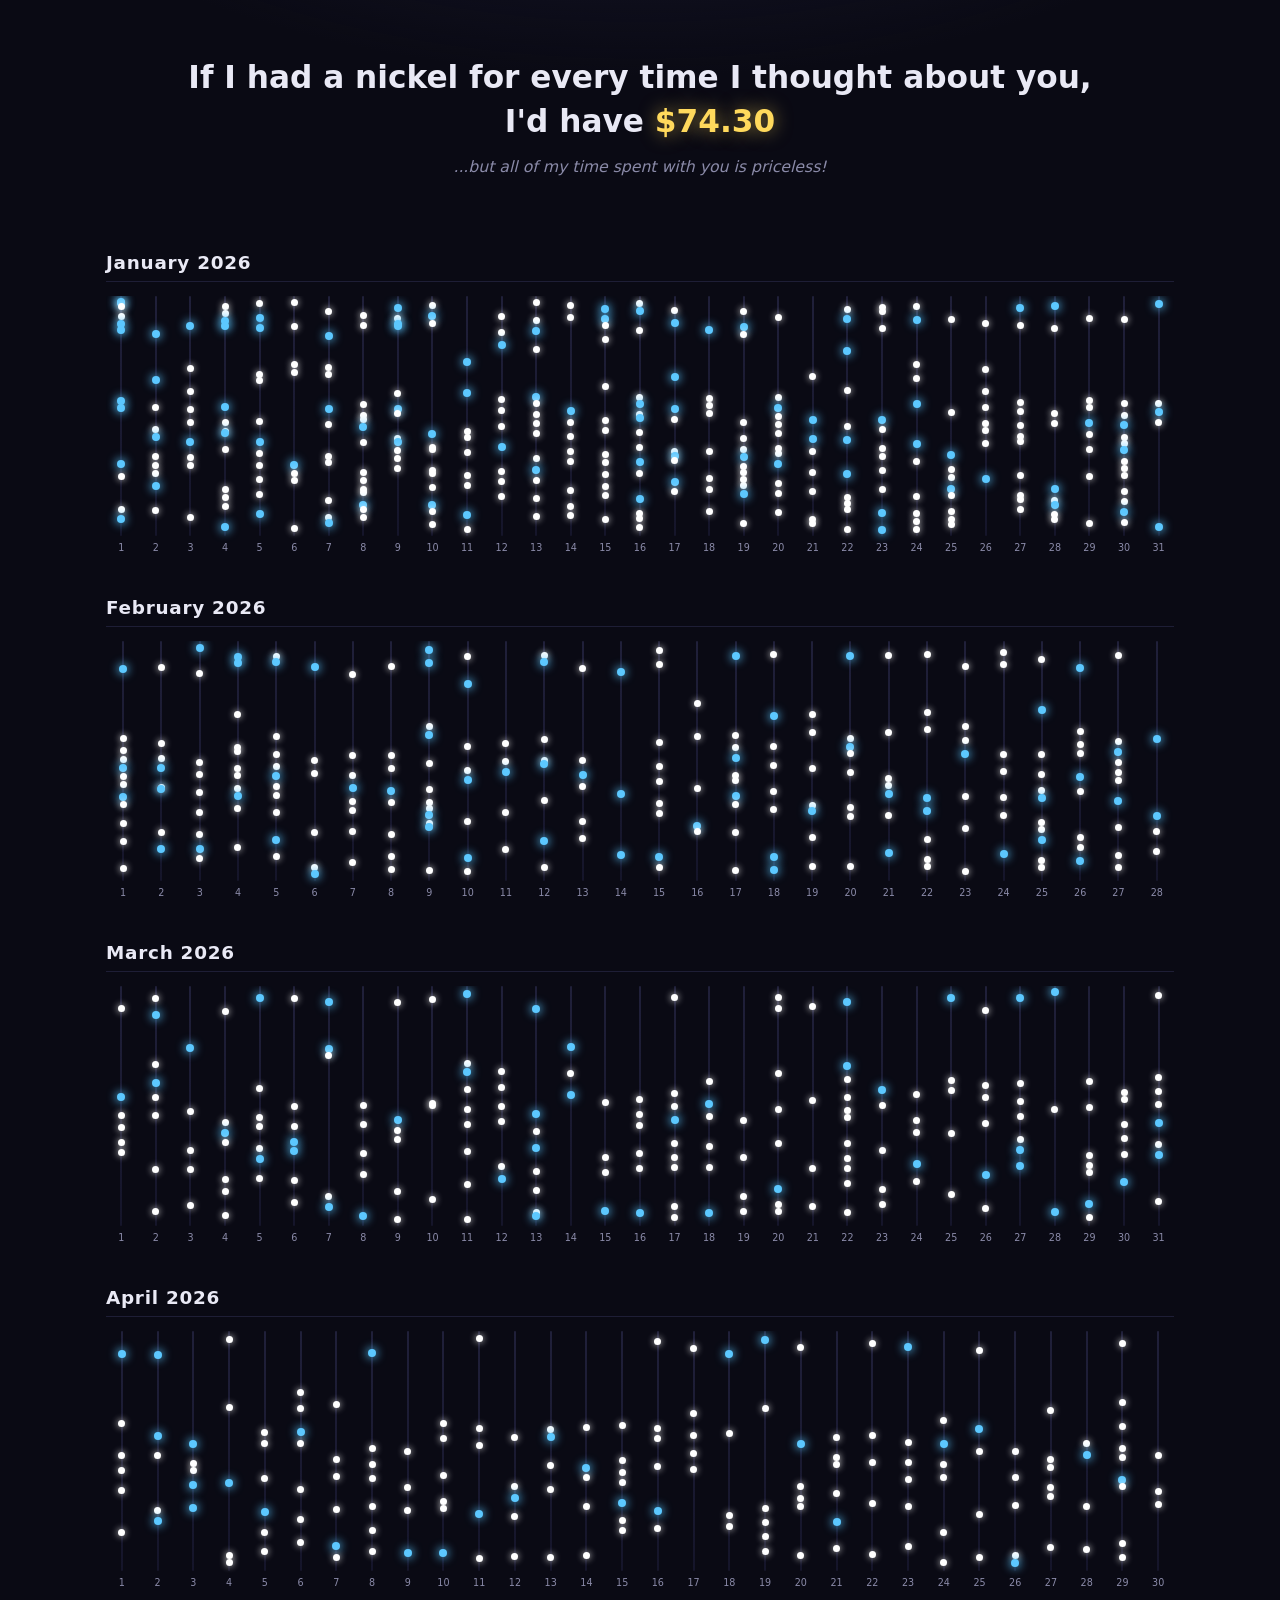
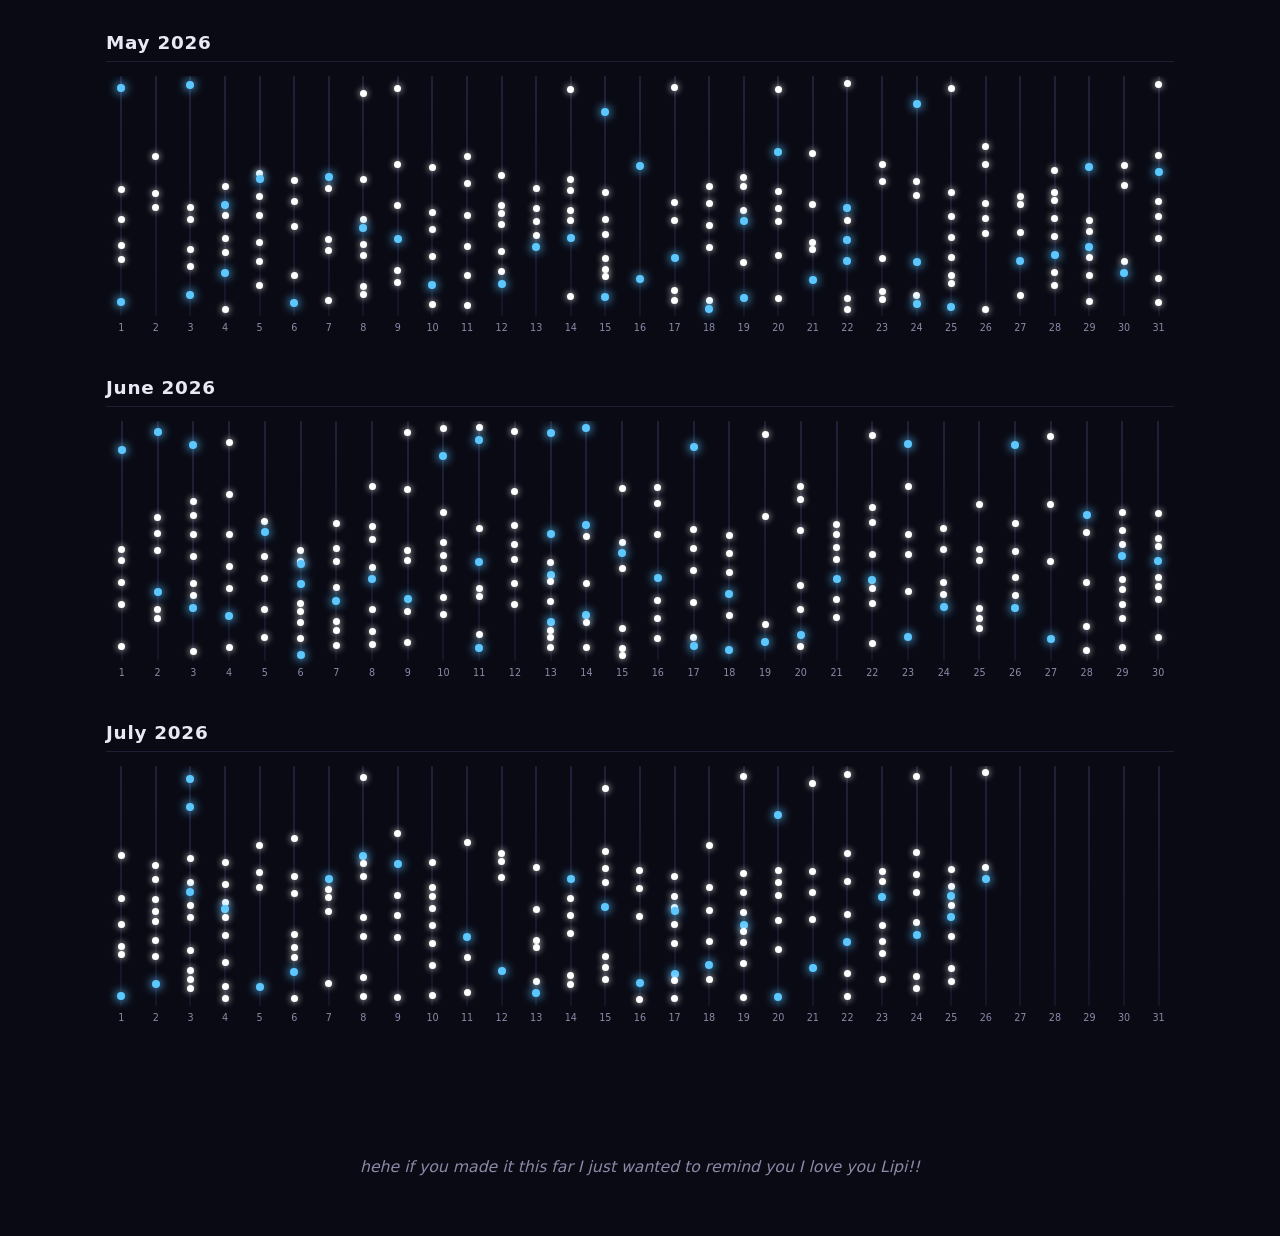
<file: index.html>
<!DOCTYPE html>
<html lang="en">
<head>
  <meta charset="UTF-8" />
  <meta name="viewport" content="width=device-width, initial-scale=1.0" />
  <title>thinking of you</title>
  <link rel="stylesheet" href="styles.css" />
</head>
<body>
  <header class="hero">
    <p class="hero-line">
      <span class="hero-l1">If I had a nickel for every time I thought about you,</span><br />
      <span>I'd have <span id="nickel-amount">$0.00</span></span>
    </p>
    <p class="hero-sub">...but all of my time spent with you is priceless!</p>
  </header>

  <main id="timeline"></main>

  <footer class="footer">
    hehe if you made it this far I just wanted to remind you I love you Lipi!!
  </footer>

  <script src="parser.js"></script>
  <script src="render.js"></script>
</body>
</html>
</file>
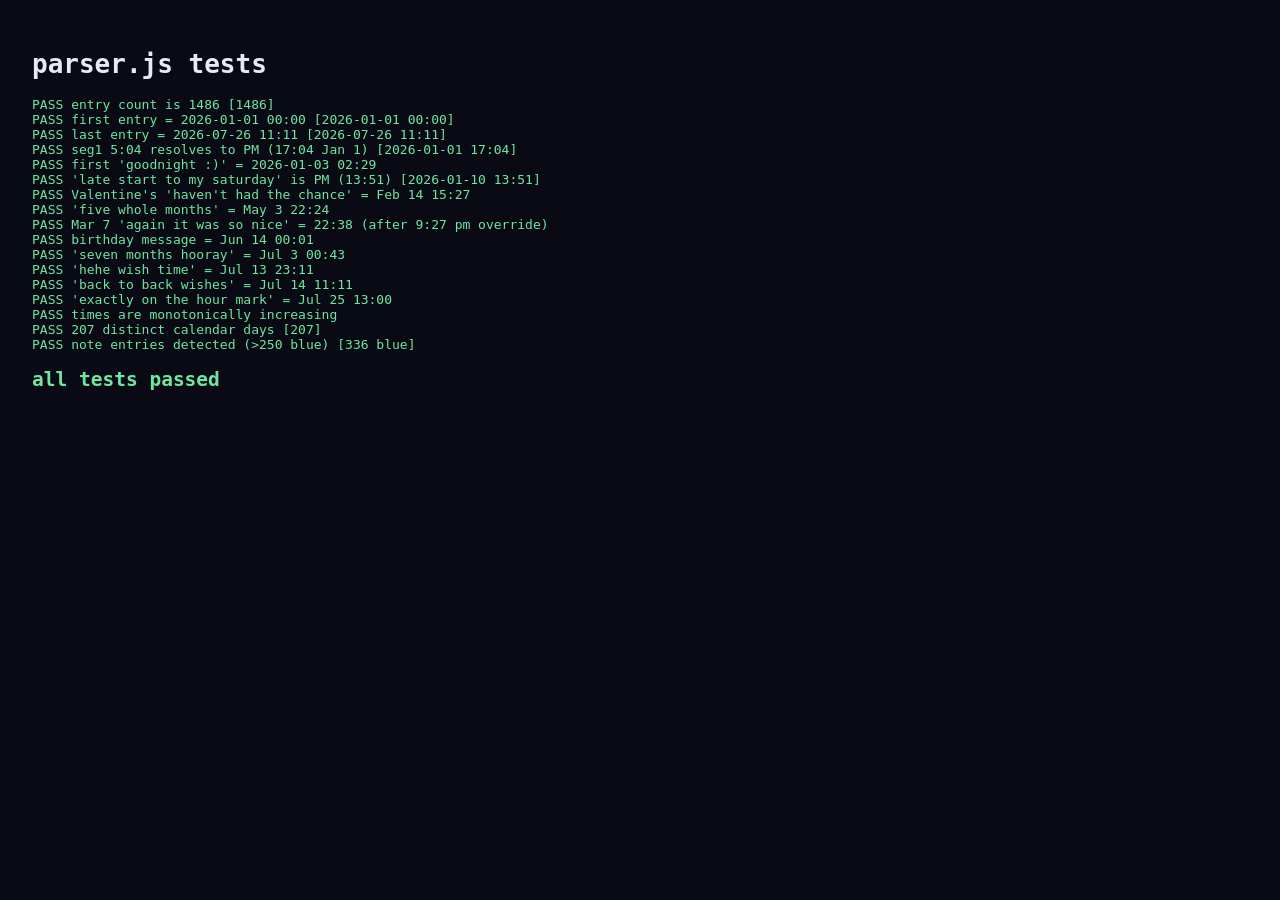
<file: test.html>
<!DOCTYPE html>
<html lang="en">
<head>
  <meta charset="UTF-8" />
  <title>parser tests</title>
  <style>
    body { font-family: monospace; background: #0a0a14; color: #e9e9f5; padding: 24px; }
    .pass { color: #6ee7a0; }
    .fail { color: #ff8a8a; font-weight: bold; }
  </style>
</head>
<body>
  <h1>parser.js tests</h1>
  <div id="out"></div>

  <script src="parser.js"></script>
  <script>
    var out = document.getElementById("out");
    var fails = 0;
    function p(n) { return String(n).padStart(2, "0"); }
    function f(d) {
      return d.getFullYear() + "-" + p(d.getMonth() + 1) + "-" + p(d.getDate()) +
        " " + p(d.getHours()) + ":" + p(d.getMinutes());
    }
    function assert(name, cond, detail) {
      var div = document.createElement("div");
      div.className = cond ? "pass" : "fail";
      div.textContent = (cond ? "PASS  " : "FAIL  ") + name + (detail ? "  [" + detail + "]" : "");
      out.appendChild(div);
      if (!cond) fails++;
    }

    fetch("times.txt").then(function (r) { return r.text(); }).then(function (raw) {
      var e = window.parseTimes(raw);

      function byNote(s) { return e.find(function (x) { return x.note.indexOf(s) === 0; }); }

      assert("entry count is 1486", e.length === 1486, e.length);
      assert("first entry = 2026-01-01 00:00", f(e[0].datetime) === "2026-01-01 00:00", f(e[0].datetime));
      assert("last entry = 2026-07-26 11:11", f(e[e.length - 1].datetime) === "2026-07-26 11:11", f(e[e.length - 1].datetime));
      assert("seg1 5:04 resolves to PM (17:04 Jan 1)", f(e[8].datetime) === "2026-01-01 17:04", f(e[8].datetime));
      assert("first 'goodnight :)' = 2026-01-03 02:29", f(byNote("goodnight :)").datetime) === "2026-01-03 02:29");
      assert("'late start to my saturday' is PM (13:51)", f(e[104].datetime) === "2026-01-10 13:51", f(e[104].datetime));

      // PM-start days (auto-corrected): each should land in the afternoon/evening
      assert("Valentine's 'haven't had the chance' = Feb 14 15:27",
        f(byNote("I haven’t had the chance to do this all day").datetime) === "2026-02-14 15:27");
      assert("'five whole months' = May 3 22:24",
        f(byNote("five whole months").datetime) === "2026-05-03 22:24");
      // explicit "9:27 pm" override -> the 10:38 after it is PM
      assert("Mar 7 'again it was so nice' = 22:38 (after 9:27 pm override)",
        f(byNote("again it was so nice seeing you today").datetime) === "2026-03-07 22:38");

      // second half of the year
      assert("birthday message = Jun 14 00:01",
        f(byNote("Happy Birthday").datetime) === "2026-06-14 00:01");
      assert("'seven months hooray' = Jul 3 00:43",
        f(byNote("seven months hooray").datetime) === "2026-07-03 00:43");
      // the two 11:11 wishes really are back to back: 11:11pm then 11:11am
      assert("'hehe wish time' = Jul 13 23:11",
        f(byNote("hehe wish time").datetime) === "2026-07-13 23:11");
      assert("'back to back wishes' = Jul 14 11:11",
        f(byNote("back to back wishes").datetime) === "2026-07-14 11:11");
      // 12:00 -> 1:00 -> 2:00 must read as noon, 1pm, 2pm for the joke to land
      assert("'exactly on the hour mark' = Jul 25 13:00",
        f(byNote("exactly on the hour mark").datetime) === "2026-07-25 13:00");

      var mono = true, prev = 0;
      for (var i = 0; i < e.length; i++) { if (e[i].datetime.getTime() < prev) mono = false; prev = e[i].datetime.getTime(); }
      assert("times are monotonically increasing", mono);

      var days = {};
      e.forEach(function (x) { days[f(x.datetime).slice(0, 10)] = 1; });
      assert("207 distinct calendar days", Object.keys(days).length === 207, Object.keys(days).length);

      var blue = e.filter(function (x) { return x.type === "blue"; }).length;
      assert("note entries detected (>250 blue)", blue > 250, blue + " blue");

      var summary = document.createElement("h2");
      summary.className = fails ? "fail" : "pass";
      summary.textContent = fails ? (fails + " test(s) FAILED") : "all tests passed";
      out.appendChild(summary);
    });
  </script>
</body>
</html>
</file>
<file: styles.css>
:root {
  --bg: #0a0a14;
  --bg-2: #11111f;
  --ink: #e9e9f5;
  --muted: #8a8aa8;
  --white-dot: #ffffff;
  --blue-dot: #5cc8ff;
  --yellow-dot: #ffd95c;
  --bar: #20203a;
}

* { box-sizing: border-box; }

html, body {
  margin: 0;
  background:
    radial-gradient(1200px 600px at 50% -10%, #1a1a33 0%, transparent 60%),
    var(--bg);
  color: var(--ink);
  font-family: "Segoe UI", system-ui, -apple-system, sans-serif;
}

/* ---- header / nickel counter ---- */

.hero {
  text-align: center;
  padding: 56px 20px 28px;
}

.hero-line {
  font-size: clamp(0.85rem, 3.7vw, 1.95rem);
  font-weight: 600;
  line-height: 1.4;
  margin: 0 auto;
}

/* keep the first line whole ("you," never drops to its own line) */
.hero-l1 { white-space: nowrap; }

#nickel-amount {
  color: var(--yellow-dot);
  text-shadow: 0 0 18px rgba(255, 217, 92, 0.55);
  white-space: nowrap;
}

.hero-sub {
  margin: 14px auto 0;
  max-width: 620px;
  color: var(--muted);
  font-size: 0.98rem;
  font-style: italic;
}

/* ---- timeline ---- */

#timeline {
  max-width: 1100px;
  margin: 0 auto;
  padding: 10px 16px 80px;
}

.month {
  margin: 38px 0;
}

.month-title {
  font-size: 1.15rem;
  font-weight: 600;
  letter-spacing: 0.04em;
  color: var(--ink);
  margin: 0 0 14px;
  padding-bottom: 8px;
  border-bottom: 1px solid #1e1e36;
}

.day-grid {
  display: flex;
  gap: 4px;
  align-items: flex-end;
  overflow-x: auto;
  padding-bottom: 6px;
}

.day-col {
  flex: 1 0 18px;
  min-width: 18px;
  display: flex;
  flex-direction: column;
  align-items: center;
}

.bar {
  position: relative;
  width: 2px;
  height: 240px;
  background: linear-gradient(var(--bar), #15152a);
  border-radius: 2px;
}

.day-label {
  margin-top: 6px;
  font-size: 0.6rem;
  color: var(--muted);
}

/* ---- dots ---- */

.dot {
  position: absolute;
  left: 50%;
  width: 7px;
  height: 7px;
  margin: -3.5px 0 0 -3.5px;
  padding: 0;
  border: none;
  border-radius: 50%;
  cursor: default;
  background: var(--white-dot);
  box-shadow: 0 0 6px 1px rgba(255, 255, 255, 0.55);
  animation: pulse 3.2s ease-in-out infinite;
}

.dot-white { cursor: default; }

.dot-blue {
  background: var(--blue-dot);
  box-shadow: 0 0 8px 2px rgba(92, 200, 255, 0.65);
  cursor: pointer;
  width: 8px; height: 8px;
  margin: -4px 0 0 -4px;
}

.dot-image {
  background: var(--yellow-dot);
  box-shadow: 0 0 9px 2px rgba(255, 217, 92, 0.7);
  cursor: pointer;
  width: 9px; height: 9px;
  margin: -4.5px 0 0 -4.5px;
}

.dot:hover { transform: scale(1.6); z-index: 3; }

@keyframes pulse {
  0%, 100% { opacity: 0.78; }
  50% { opacity: 1; }
}

/* ---- tooltip ---- */

.tooltip {
  position: absolute;
  z-index: 50;
  max-width: 300px;
  padding: 10px 13px;
  background: rgba(17, 17, 31, 0.97);
  border: 1px solid #2c2c50;
  border-radius: 10px;
  box-shadow: 0 8px 30px rgba(0, 0, 0, 0.6);
  opacity: 0;
  pointer-events: none;
  transform: translateY(4px);
  transition: opacity 0.14s ease, transform 0.14s ease;
}

.tooltip.visible { opacity: 1; transform: translateY(0); }

.tooltip-when {
  font-size: 0.72rem;
  color: var(--blue-dot);
  margin-bottom: 5px;
  letter-spacing: 0.03em;
}

.tooltip-msg { font-size: 0.92rem; line-height: 1.4; }

/* ---- lightbox ---- */

.lightbox {
  position: fixed;
  inset: 0;
  z-index: 100;
  display: none;
  align-items: center;
  justify-content: center;
  background: rgba(5, 5, 12, 0.88);
  padding: 24px;
}

.lightbox.visible { display: flex; }

.lightbox-inner { text-align: center; max-width: 90vw; max-height: 90vh; }

.lightbox-inner img {
  max-width: 90vw;
  max-height: 72vh;
  border-radius: 12px;
  box-shadow: 0 0 40px rgba(255, 217, 92, 0.25);
}

.lightbox-when {
  margin-top: 12px;
  color: var(--yellow-dot);
  font-size: 0.85rem;
}

.lightbox-caption {
  margin-top: 6px;
  color: var(--ink);
  font-size: 1rem;
  max-width: 600px;
  margin-left: auto;
  margin-right: auto;
}

.footer {
  max-width: 620px;
  margin: 0 auto;
  text-align: center;
  color: var(--muted);
  font-style: italic;
  font-size: 0.98rem;
  padding: 10px 20px 60px;
}

.error { color: #ff8a8a; text-align: center; }
.error code { color: var(--blue-dot); }

@media (max-width: 640px) {
  .bar { height: 180px; }
  .day-label { font-size: 0.5rem; }
}
</file>
